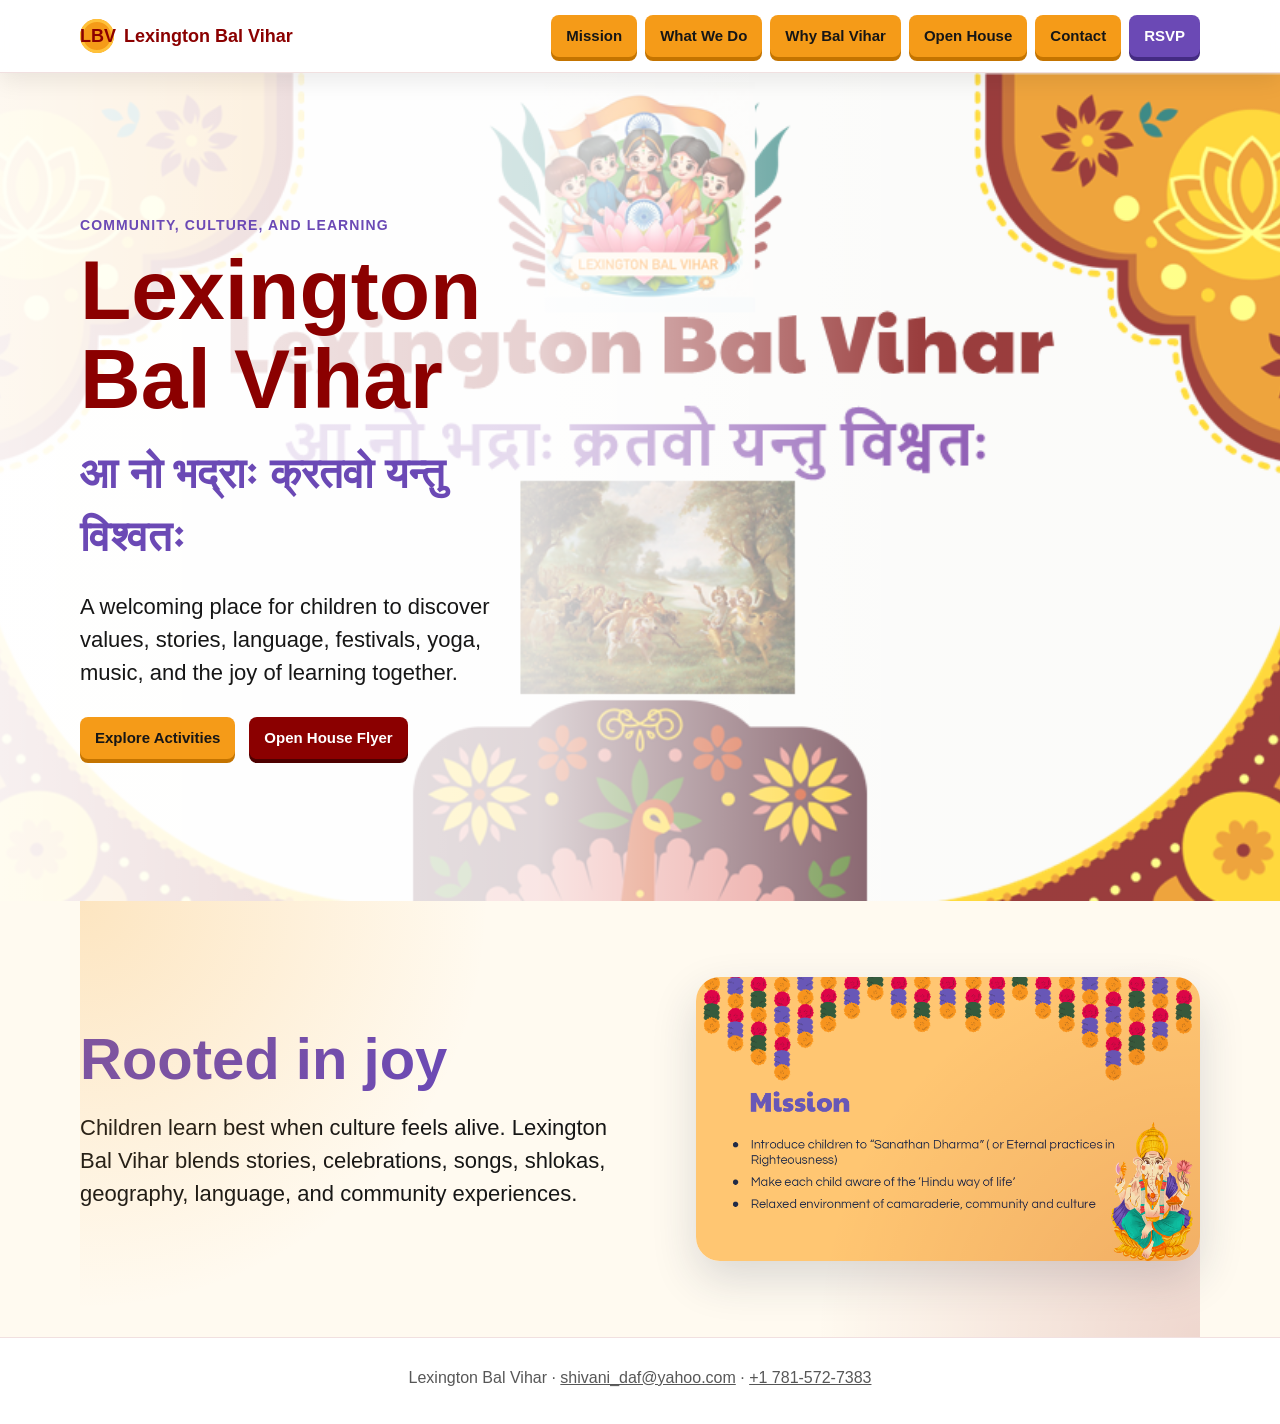
<file: index.html>
<!DOCTYPE html>
<html lang="en">
<head>
    <meta charset="UTF-8">
    <meta name="viewport" content="width=device-width, initial-scale=1.0">
    <meta name="description" content="Lexington Bal Vihar helps children learn Sanathan Dharma, culture, language, festivals, shlokas, yoga, music, and community values.">
    <meta property="og:title" content="Lexington Bal Vihar">
    <meta property="og:description" content="A welcoming cultural education community for children and families in Lexington, MA.">
    <meta property="og:image" content="assets/lexington-bal-vihar-open-house-2026.jpg">
    <title>Lexington Bal Vihar</title>
    <link rel="stylesheet" href="styles.css">
</head>
<body>
    <header class="site-header">
        <nav class="nav" aria-label="Main navigation">
            <a class="brand" href="index.html" aria-current="page">
                <span class="brand-mark" aria-hidden="true">LBV</span>
                <span>Lexington Bal Vihar</span>
            </a>
            <div class="nav-links">
                <a href="mission.html">Mission</a>
                <a href="whatwedo.html">What We Do</a>
                <a href="why.html">Why Bal Vihar</a>
                <a href="flyer.html">Open House</a>
                <a href="contact.html">Contact</a>
                <a class="register-link" href="flyer.html#rsvp">RSVP</a>
            </div>
        </nav>
    </header>

    <main>
        <section class="hero home-hero" aria-label="Lexington Bal Vihar welcome">
            <div class="hero-inner">
                <div>
                    <p class="eyebrow">Community, culture, and learning</p>
                    <h1>Lexington Bal Vihar</h1>
                    <p class="subtitle">आ नो भद्राः क्रतवो यन्तु विश्वतः</p>
                    <p class="lede">A welcoming place for children to discover values, stories, language, festivals, yoga, music, and the joy of learning together.</p>
                    <div class="hero-actions">
                        <a class="button" href="whatwedo.html">Explore Activities</a>
                        <a class="button secondary" href="flyer.html">Open House Flyer</a>
                    </div>
                </div>
            </div>
        </section>

        <section class="content-band warm-page">
            <div class="text-panel">
                <h2>Rooted in joy</h2>
                <p class="lede">Children learn best when culture feels alive. Lexington Bal Vihar blends stories, celebrations, songs, shlokas, geography, language, and community experiences.</p>
            </div>
            <div class="image-card">
                <img src="mission.PNG" alt="Mission artwork with festival decorations and Ganesha">
            </div>
        </section>
    </main>

    <footer class="site-footer">
        Lexington Bal Vihar · <a href="mailto:shivani_daf@yahoo.com?subject=Lexington%20Bal%20Vihar">shivani_daf@yahoo.com</a> · <a href="tel:+17815727383">+1 781-572-7383</a>
    </footer>
</body>
</html>
</file>
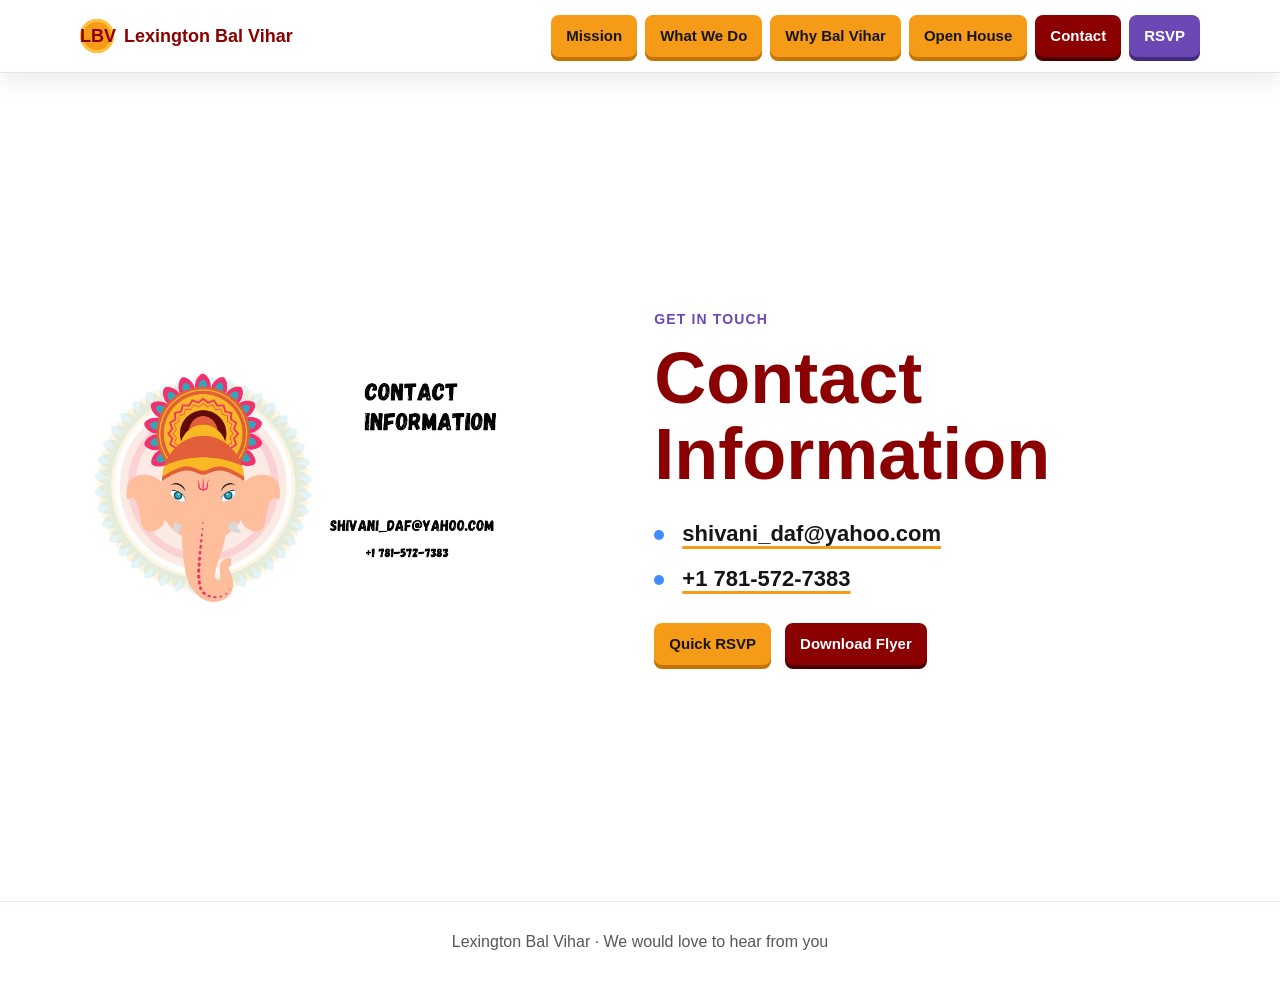
<file: contact.html>
<!DOCTYPE html>
<html lang="en">
<head>
    <meta charset="UTF-8">
    <meta name="viewport" content="width=device-width, initial-scale=1.0">
    <meta name="description" content="Contact Lexington Bal Vihar by email or phone for program information.">
    <title>Contact | Lexington Bal Vihar</title>
    <link rel="stylesheet" href="styles.css">
</head>
<body>
    <header class="site-header">
        <nav class="nav" aria-label="Main navigation">
            <a class="brand" href="index.html">
                <span class="brand-mark" aria-hidden="true">LBV</span>
                <span>Lexington Bal Vihar</span>
            </a>
            <div class="nav-links">
                <a href="mission.html">Mission</a>
                <a href="whatwedo.html">What We Do</a>
                <a href="why.html">Why Bal Vihar</a>
                <a href="flyer.html">Open House</a>
                <a href="contact.html" aria-current="page">Contact</a>
                <a class="register-link" href="flyer.html#rsvp">RSVP</a>
            </div>
        </nav>
    </header>

    <main>
        <section class="page-hero contact-hero">
            <div class="page-inner">
                <div class="image-card">
                    <img src="contact.png" alt="Ganesha artwork for Lexington Bal Vihar contact information">
                </div>
                <div class="page-copy">
                    <p class="eyebrow">Get in touch</p>
                    <h1 class="page-title">Contact Information</h1>
                    <ul class="contact-list">
                        <li><a href="mailto:shivani_daf@yahoo.com?subject=Lexington%20Bal%20Vihar%20Inquiry">shivani_daf@yahoo.com</a></li>
                        <li><a href="tel:+17815727383">+1 781-572-7383</a></li>
                    </ul>
                    <div class="hero-actions contact-actions">
                        <a class="button" href="flyer.html#rsvp">Quick RSVP</a>
                        <a class="button secondary" href="assets/lexington-bal-vihar-open-house-2026.pdf" download>Download Flyer</a>
                    </div>
                </div>
            </div>
        </section>
    </main>

    <footer class="site-footer">
        Lexington Bal Vihar · We would love to hear from you
    </footer>
</body>
</html>
</file>
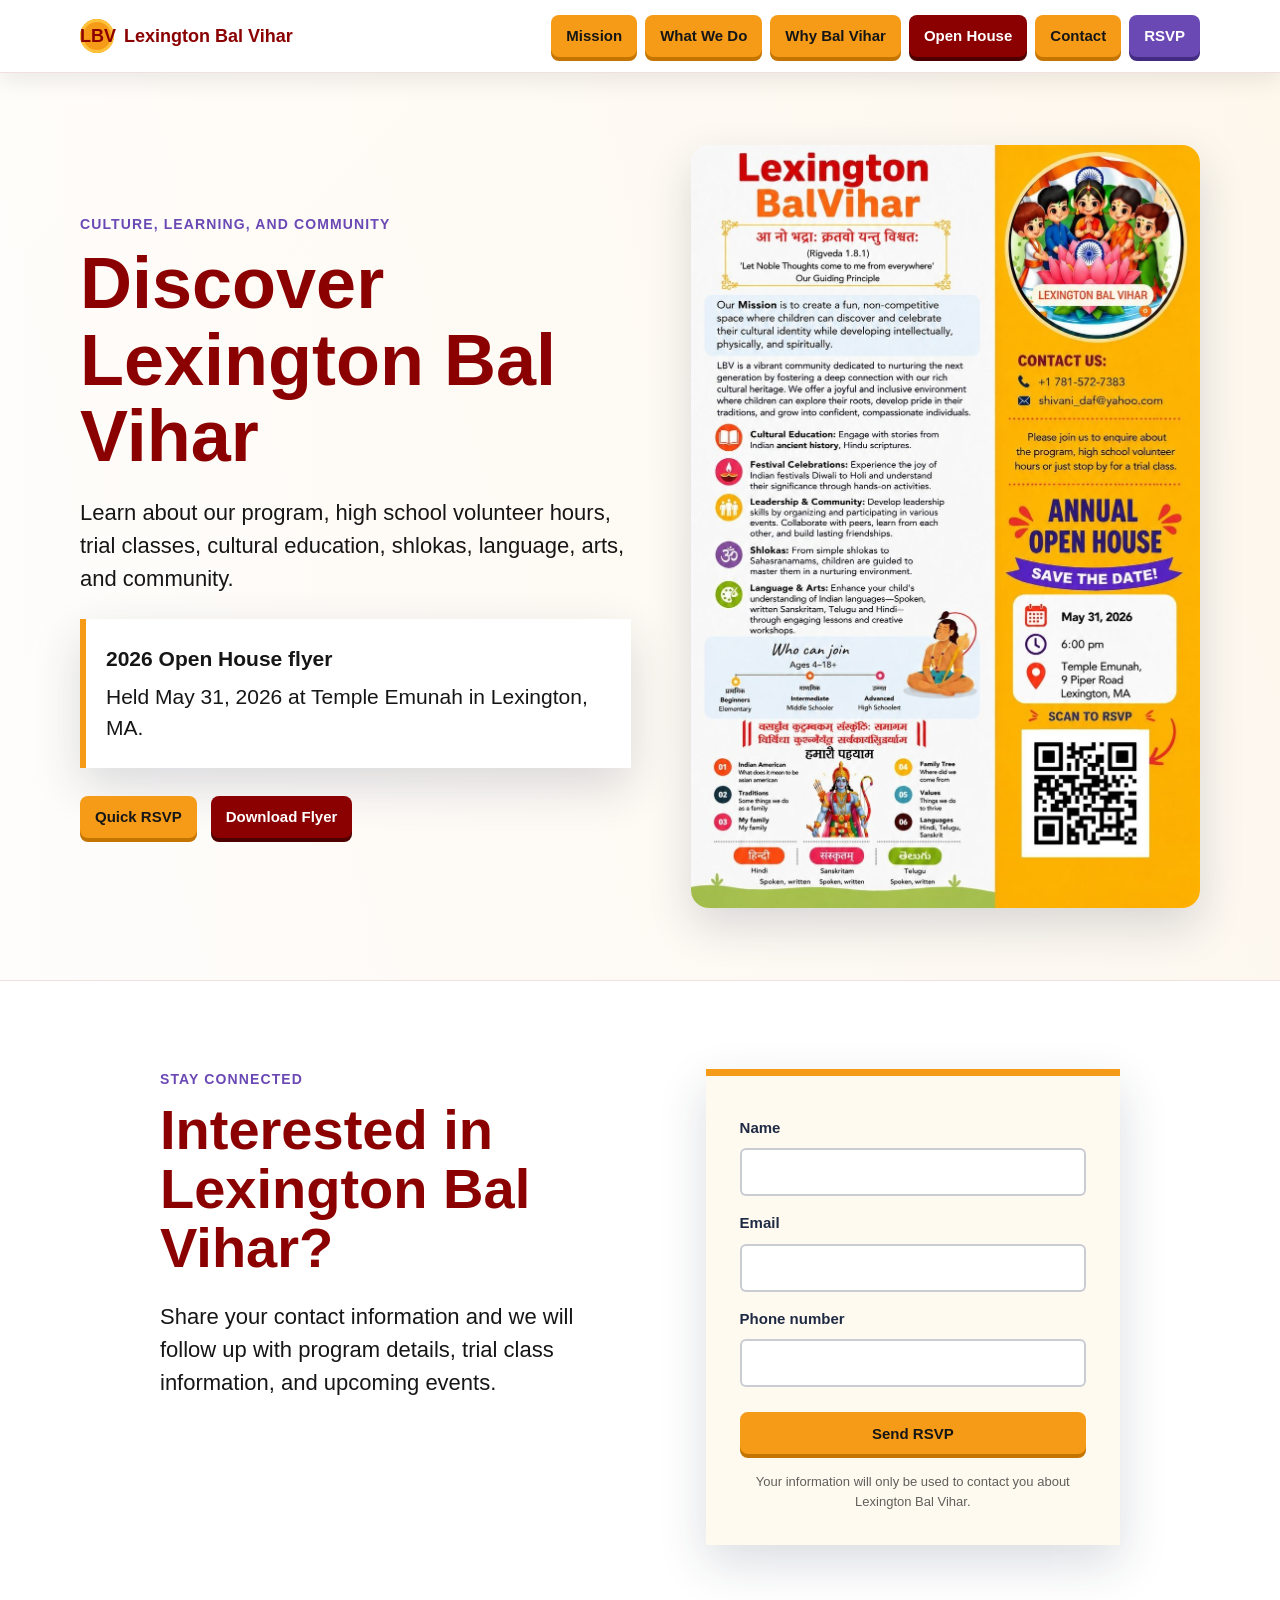
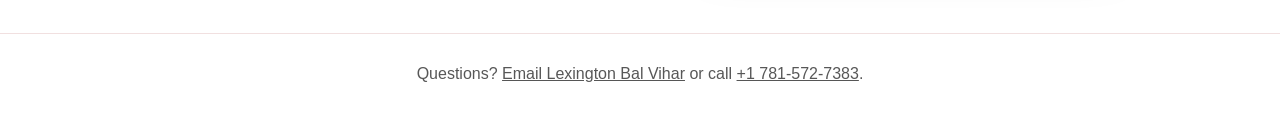
<file: flyer.html>
<!DOCTYPE html>
<html lang="en">
<head>
    <meta charset="UTF-8">
    <meta name="viewport" content="width=device-width, initial-scale=1.0">
    <meta name="description" content="Learn about Lexington Bal Vihar cultural education programs and send a quick interest form with your name, email, and phone number.">
    <meta property="og:title" content="Discover Lexington Bal Vihar">
    <meta property="og:description" content="Explore Lexington Bal Vihar programs and share your contact information to learn about upcoming classes and events.">
    <meta property="og:image" content="assets/lexington-bal-vihar-open-house-2026.jpg">
    <meta property="og:type" content="website">
    <title>Open House Flyer | Lexington Bal Vihar</title>
    <link rel="stylesheet" href="styles.css">
    <script type="application/ld+json">
    {
        "@context": "https://schema.org",
        "@type": "Event",
        "name": "Lexington Bal Vihar Annual Open House 2026",
        "startDate": "2026-05-31T18:00:00-04:00",
        "eventAttendanceMode": "https://schema.org/OfflineEventAttendanceMode",
        "eventStatus": "https://schema.org/EventCompleted",
        "location": {
            "@type": "Place",
            "name": "Temple Emunah",
            "address": {
                "@type": "PostalAddress",
                "streetAddress": "9 Piper Road",
                "addressLocality": "Lexington",
                "addressRegion": "MA",
                "addressCountry": "US"
            }
        },
        "image": "assets/lexington-bal-vihar-open-house-2026.jpg",
        "description": "A Lexington Bal Vihar open house for families interested in cultural education, festival celebrations, shlokas, language, arts, leadership, and community.",
        "organizer": {
            "@type": "Organization",
            "name": "Lexington Bal Vihar",
            "email": "shivani_daf@yahoo.com",
            "telephone": "+17815727383"
        },
        "url": "https://www.lexingtonbalvihar.com/flyer.html#rsvp"
    }
    </script>
</head>
<body>
    <header class="site-header">
        <nav class="nav" aria-label="Main navigation">
            <a class="brand" href="index.html">
                <span class="brand-mark" aria-hidden="true">LBV</span>
                <span>Lexington Bal Vihar</span>
            </a>
            <div class="nav-links">
                <a href="mission.html">Mission</a>
                <a href="whatwedo.html">What We Do</a>
                <a href="why.html">Why Bal Vihar</a>
                <a href="flyer.html" aria-current="page">Open House</a>
                <a href="contact.html">Contact</a>
                <a class="register-link" href="#rsvp">RSVP</a>
            </div>
        </nav>
    </header>

    <main>
        <section class="flyer-hero">
            <div class="flyer-inner">
                <div class="flyer-copy">
                    <p class="eyebrow">Culture, learning, and community</p>
                    <h1 class="page-title">Discover Lexington Bal Vihar</h1>
                    <p class="lede">Learn about our program, high school volunteer hours, trial classes, cultural education, shlokas, language, arts, and community.</p>
                    <div class="event-details" aria-label="2026 Open House flyer details">
                        <p><strong>2026 Open House flyer</strong></p>
                        <p>Held May 31, 2026 at Temple Emunah in Lexington, MA.</p>
                    </div>
                    <div class="hero-actions">
                        <a class="button" href="#rsvp">Quick RSVP</a>
                        <a class="button secondary" href="assets/lexington-bal-vihar-open-house-2026.pdf" download>Download Flyer</a>
                    </div>
                </div>
                <a class="flyer-preview" href="assets/lexington-bal-vihar-open-house-2026.pdf" aria-label="Open the Lexington Bal Vihar 2026 flyer PDF">
                    <img src="assets/lexington-bal-vihar-open-house-2026.jpg" alt="Lexington Bal Vihar 2026 Annual Open House flyer with RSVP QR code">
                </a>
            </div>
        </section>

        <section class="rsvp-section" id="rsvp">
            <div class="rsvp-inner">
                <div class="rsvp-heading">
                    <p class="eyebrow">Stay connected</p>
                    <h2>Interested in Lexington Bal Vihar?</h2>
                    <p class="lede">Share your contact information and we will follow up with program details, trial class information, and upcoming events.</p>
                </div>
                <form class="rsvp-form" action="https://formsubmit.co/shivani_daf@yahoo.com" method="POST">
                    <input type="hidden" name="_subject" value="New Lexington Bal Vihar RSVP">
                    <input type="hidden" name="_template" value="table">
                    <input type="hidden" name="_next" value="https://www.lexingtonbalvihar.com/thank-you.html">
                    <input class="form-honeypot" type="text" name="_honey" tabindex="-1" autocomplete="off">

                    <label for="rsvp-name">Name</label>
                    <input id="rsvp-name" name="name" type="text" autocomplete="name" required>

                    <label for="rsvp-email">Email</label>
                    <input id="rsvp-email" name="email" type="email" autocomplete="email" required>

                    <label for="rsvp-phone">Phone number</label>
                    <input id="rsvp-phone" name="phone" type="tel" autocomplete="tel" inputmode="tel" required>

                    <button class="button form-submit" type="submit">Send RSVP</button>
                    <p class="form-note">Your information will only be used to contact you about Lexington Bal Vihar.</p>
                </form>
            </div>
        </section>
    </main>

    <footer class="site-footer">
        Questions? <a href="mailto:shivani_daf@yahoo.com?subject=Lexington%20Bal%20Vihar%20Open%20House">Email Lexington Bal Vihar</a> or call <a href="tel:+17815727383">+1 781-572-7383</a>.
    </footer>
</body>
</html>
</file>
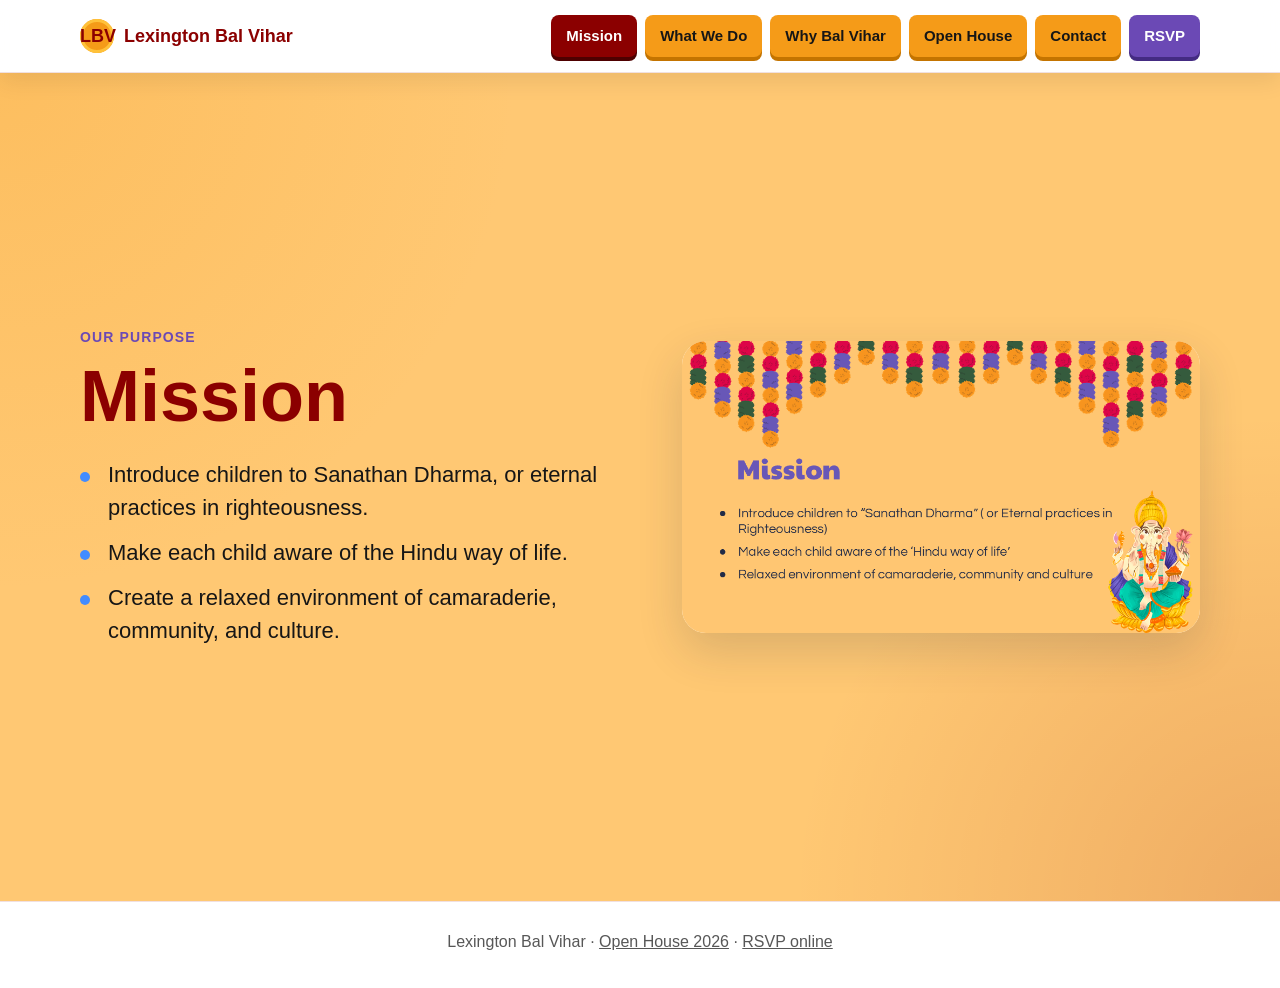
<file: mission.html>
<!DOCTYPE html>
<html lang="en">
<head>
    <meta charset="UTF-8">
    <meta name="viewport" content="width=device-width, initial-scale=1.0">
    <meta name="description" content="The mission of Lexington Bal Vihar is to introduce children to Sanathan Dharma, community, culture, and the Hindu way of life.">
    <title>Mission | Lexington Bal Vihar</title>
    <link rel="stylesheet" href="styles.css">
</head>
<body>
    <header class="site-header">
        <nav class="nav" aria-label="Main navigation">
            <a class="brand" href="index.html">
                <span class="brand-mark" aria-hidden="true">LBV</span>
                <span>Lexington Bal Vihar</span>
            </a>
            <div class="nav-links">
                <a href="mission.html" aria-current="page">Mission</a>
                <a href="whatwedo.html">What We Do</a>
                <a href="why.html">Why Bal Vihar</a>
                <a href="flyer.html">Open House</a>
                <a href="contact.html">Contact</a>
                <a class="register-link" href="flyer.html#rsvp">RSVP</a>
            </div>
        </nav>
    </header>

    <main>
        <section class="page-hero warm-page">
            <div class="page-inner">
                <div class="page-copy">
                    <p class="eyebrow">Our purpose</p>
                    <h1 class="page-title">Mission</h1>
                    <ul class="feature-list">
                        <li>Introduce children to Sanathan Dharma, or eternal practices in righteousness.</li>
                        <li>Make each child aware of the Hindu way of life.</li>
                        <li>Create a relaxed environment of camaraderie, community, and culture.</li>
                    </ul>
                </div>
                <div class="image-card">
                    <img src="mission.PNG" alt="Mission artwork with festival decorations and Ganesha">
                </div>
            </div>
        </section>
    </main>

    <footer class="site-footer">
        Lexington Bal Vihar · <a href="flyer.html">Open House 2026</a> · <a href="flyer.html#rsvp">RSVP online</a>
    </footer>
</body>
</html>
</file>
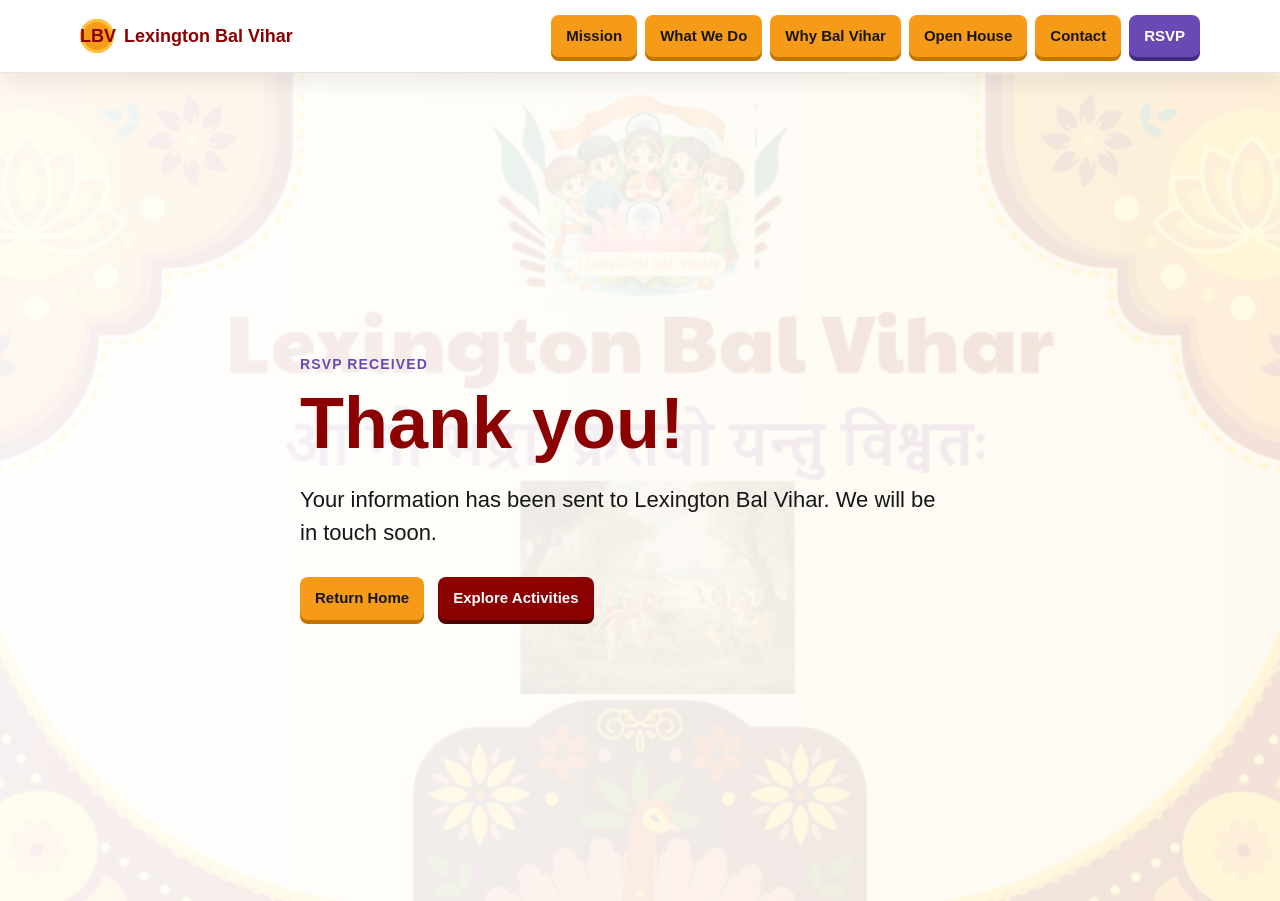
<file: thank-you.html>
<!DOCTYPE html>
<html lang="en">
<head>
    <meta charset="UTF-8">
    <meta name="viewport" content="width=device-width, initial-scale=1.0">
    <meta name="robots" content="noindex">
    <title>Thank You | Lexington Bal Vihar</title>
    <link rel="stylesheet" href="styles.css">
</head>
<body>
    <header class="site-header">
        <nav class="nav" aria-label="Main navigation">
            <a class="brand" href="index.html">
                <span class="brand-mark" aria-hidden="true">LBV</span>
                <span>Lexington Bal Vihar</span>
            </a>
            <div class="nav-links">
                <a href="mission.html">Mission</a>
                <a href="whatwedo.html">What We Do</a>
                <a href="why.html">Why Bal Vihar</a>
                <a href="flyer.html">Open House</a>
                <a href="contact.html">Contact</a>
                <a class="register-link" href="flyer.html#rsvp">RSVP</a>
            </div>
        </nav>
    </header>

    <main>
        <section class="thank-you-section">
            <div class="thank-you-inner">
                <p class="eyebrow">RSVP received</p>
                <h1 class="page-title">Thank you!</h1>
                <p class="lede">Your information has been sent to Lexington Bal Vihar. We will be in touch soon.</p>
                <div class="hero-actions">
                    <a class="button" href="index.html">Return Home</a>
                    <a class="button secondary" href="whatwedo.html">Explore Activities</a>
                </div>
            </div>
        </section>
    </main>
</body>
</html>
</file>
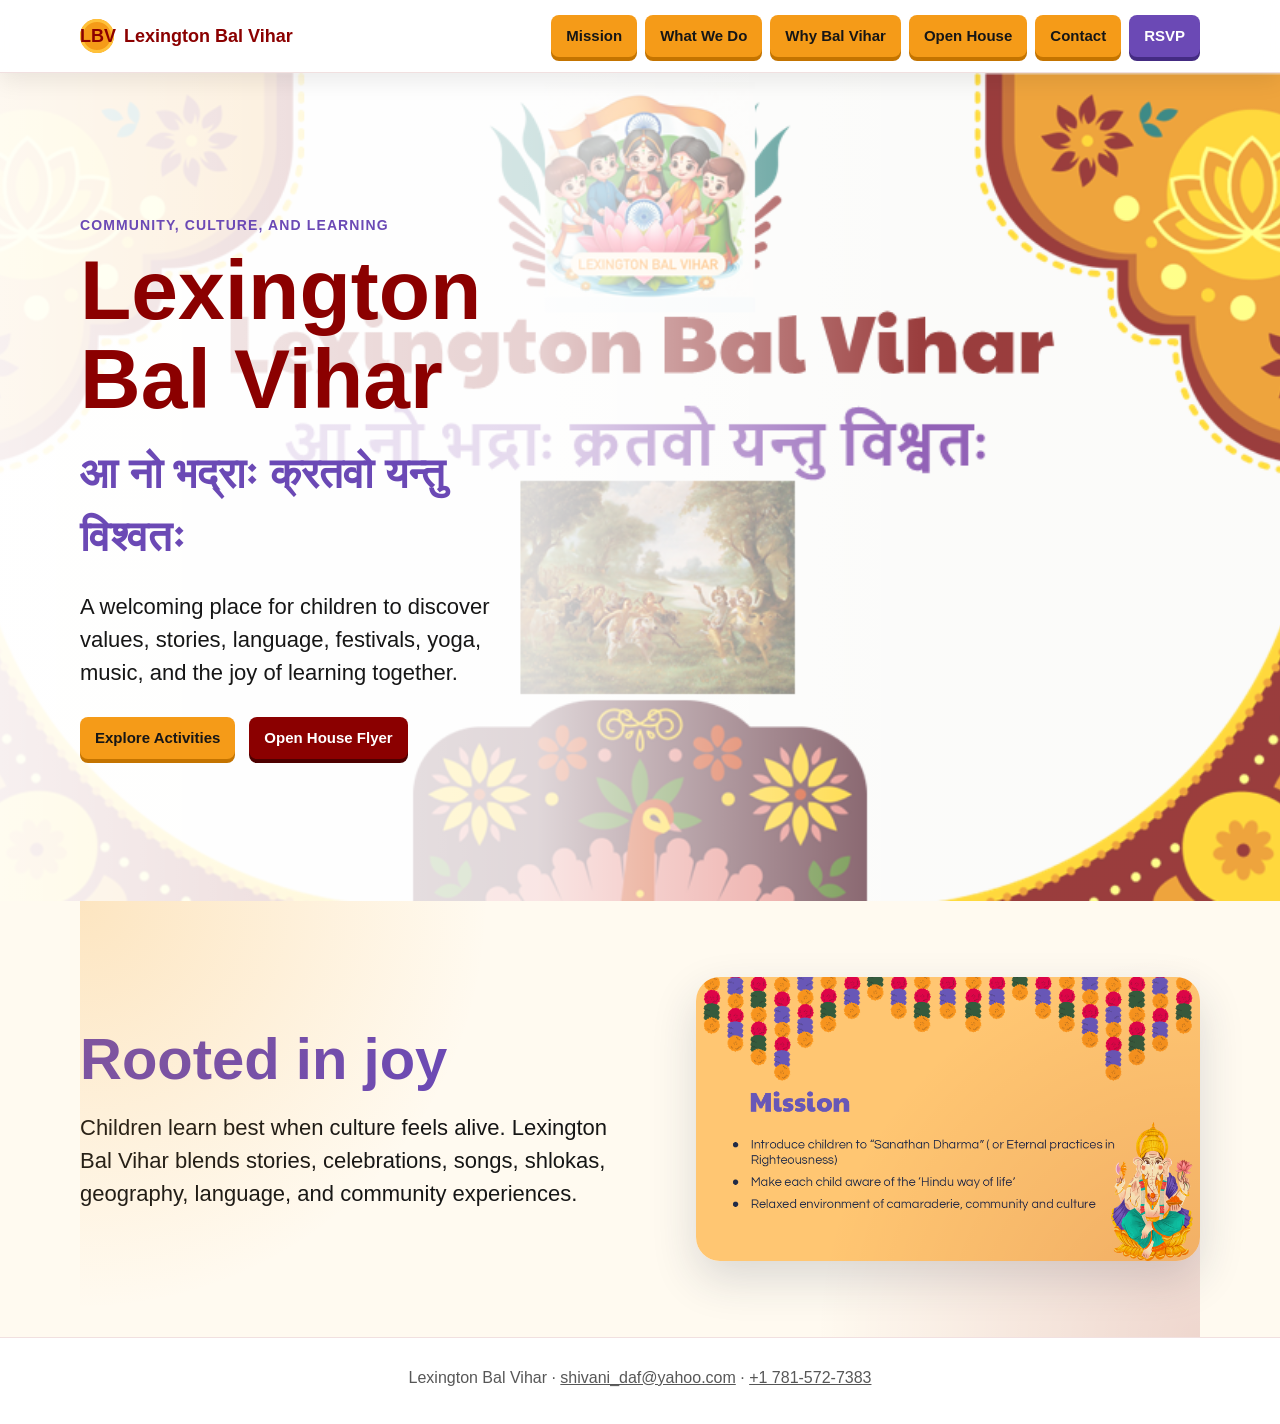
<file: try.html>
<!DOCTYPE html>
<html lang="en">
<head>
    <meta charset="UTF-8">
    <meta name="viewport" content="width=device-width, initial-scale=1.0">
    <meta http-equiv="refresh" content="0; url=index.html">
    <title>Lexington Bal Vihar</title>
    <link rel="canonical" href="index.html">
</head>
<body>
    <p><a href="index.html">Continue to Lexington Bal Vihar</a></p>
</body>
</html>
</file>
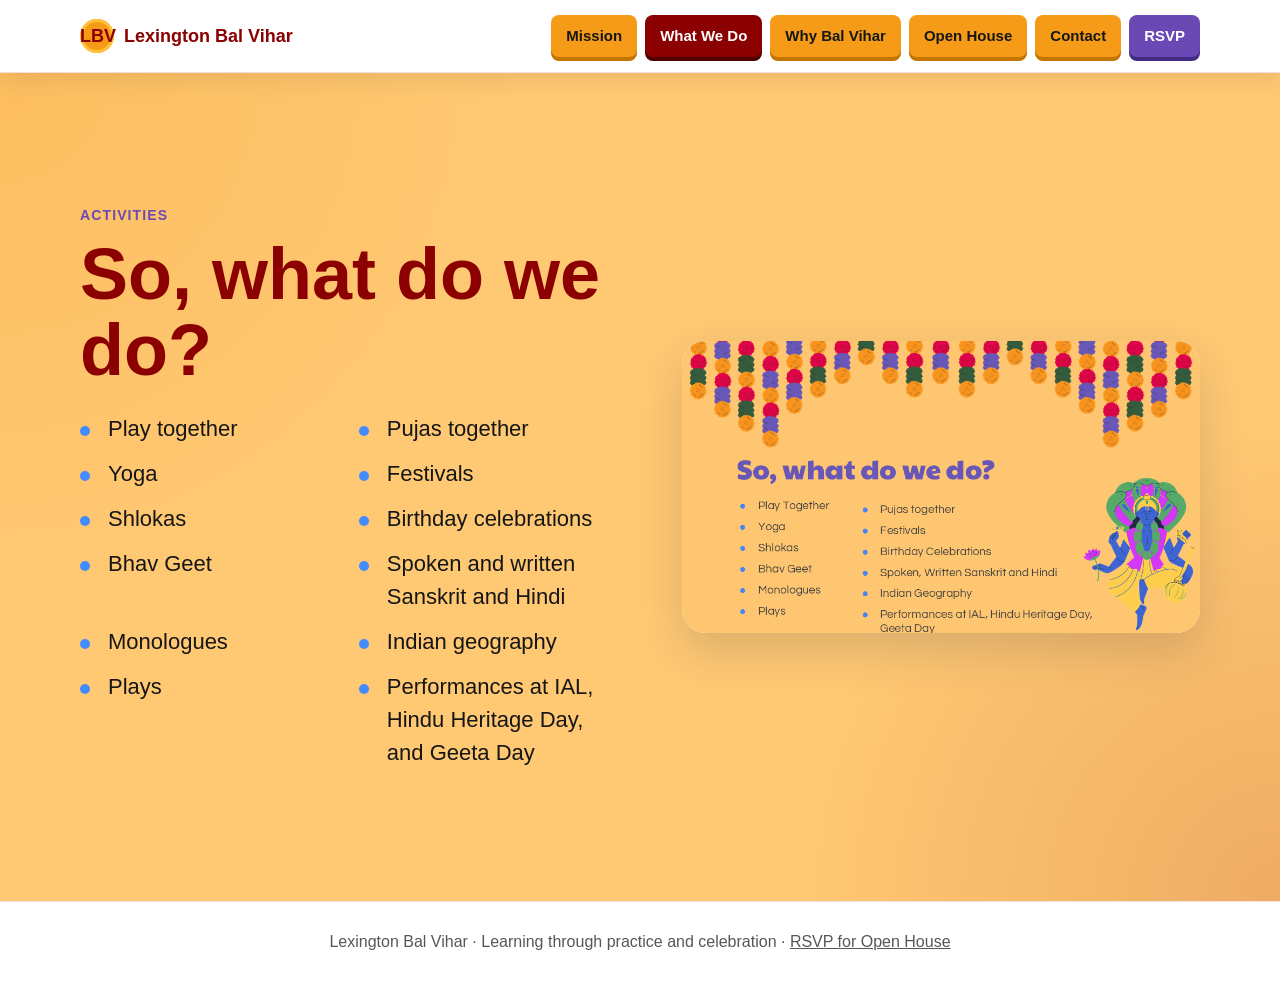
<file: whatwedo.html>
<!DOCTYPE html>
<html lang="en">
<head>
    <meta charset="UTF-8">
    <meta name="viewport" content="width=device-width, initial-scale=1.0">
    <meta name="description" content="Lexington Bal Vihar activities include yoga, shlokas, bhajans, Sanskrit, Hindi, festivals, plays, geography, and cultural performances.">
    <title>What We Do | Lexington Bal Vihar</title>
    <link rel="stylesheet" href="styles.css">
</head>
<body>
    <header class="site-header">
        <nav class="nav" aria-label="Main navigation">
            <a class="brand" href="index.html">
                <span class="brand-mark" aria-hidden="true">LBV</span>
                <span>Lexington Bal Vihar</span>
            </a>
            <div class="nav-links">
                <a href="mission.html">Mission</a>
                <a href="whatwedo.html" aria-current="page">What We Do</a>
                <a href="why.html">Why Bal Vihar</a>
                <a href="flyer.html">Open House</a>
                <a href="contact.html">Contact</a>
                <a class="register-link" href="flyer.html#rsvp">RSVP</a>
            </div>
        </nav>
    </header>

    <main>
        <section class="page-hero warm-page">
            <div class="page-inner">
                <div class="page-copy">
                    <p class="eyebrow">Activities</p>
                    <h1 class="page-title">So, what do we do?</h1>
                    <ul class="feature-list two-col">
                        <li>Play together</li>
                        <li>Pujas together</li>
                        <li>Yoga</li>
                        <li>Festivals</li>
                        <li>Shlokas</li>
                        <li>Birthday celebrations</li>
                        <li>Bhav Geet</li>
                        <li>Spoken and written Sanskrit and Hindi</li>
                        <li>Monologues</li>
                        <li>Indian geography</li>
                        <li>Plays</li>
                        <li>Performances at IAL, Hindu Heritage Day, and Geeta Day</li>
                    </ul>
                </div>
                <div class="image-card">
                    <img src="whatwedo.PNG" alt="What We Do artwork with activity list and Vishnu illustration">
                </div>
            </div>
        </section>
    </main>

    <footer class="site-footer">
        Lexington Bal Vihar · Learning through practice and celebration · <a href="flyer.html#rsvp">RSVP for Open House</a>
    </footer>
</body>
</html>
</file>
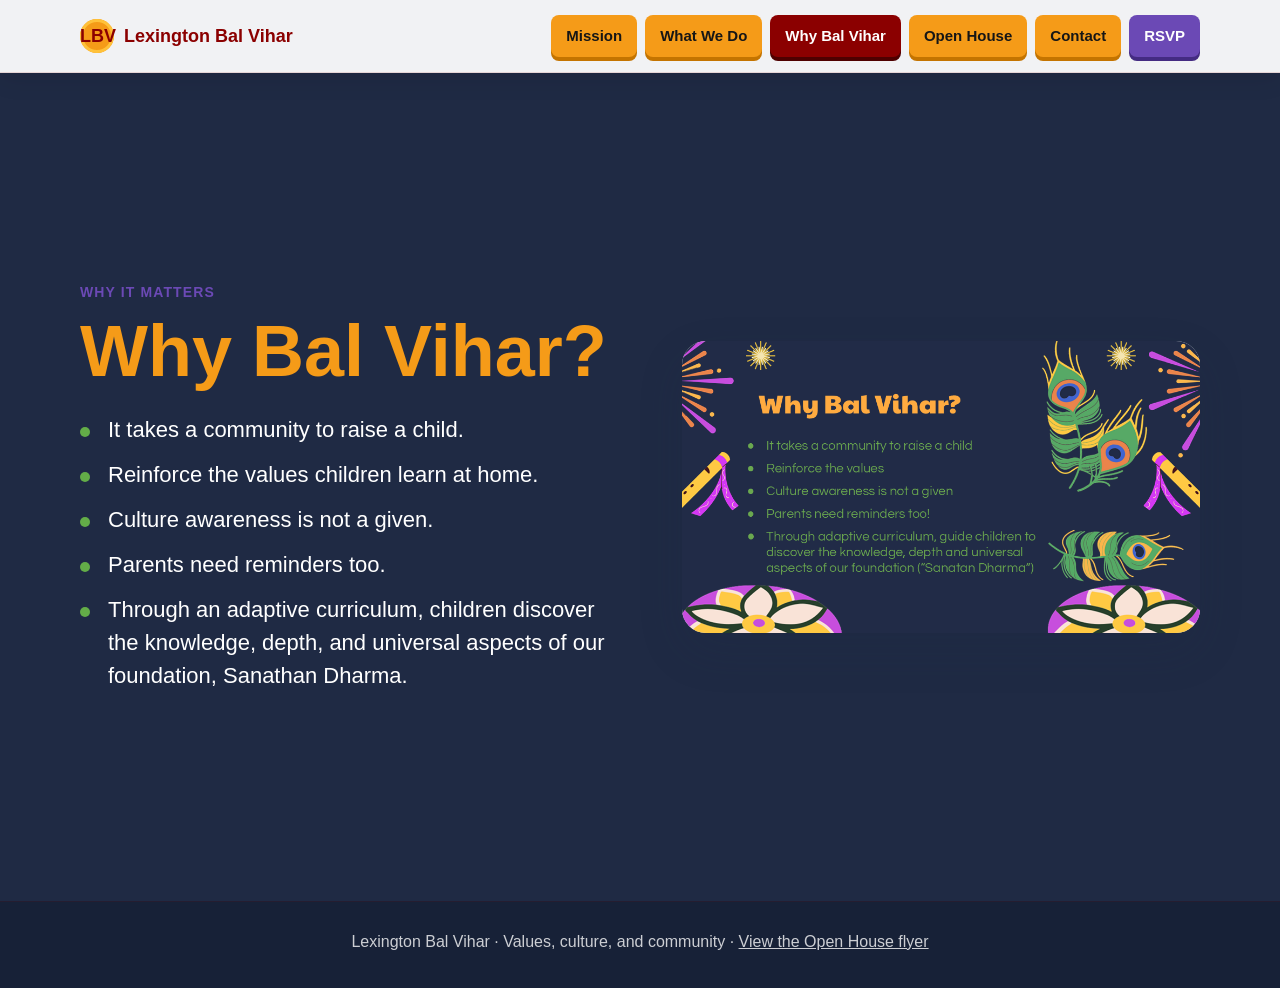
<file: why.html>
<!DOCTYPE html>
<html lang="en">
<head>
    <meta charset="UTF-8">
    <meta name="viewport" content="width=device-width, initial-scale=1.0">
    <meta name="description" content="Lexington Bal Vihar supports families with community, values, culture awareness, and an adaptive curriculum for children.">
    <title>Why Bal Vihar | Lexington Bal Vihar</title>
    <link rel="stylesheet" href="styles.css">
</head>
<body class="theme-dark">
    <header class="site-header">
        <nav class="nav" aria-label="Main navigation">
            <a class="brand" href="index.html">
                <span class="brand-mark" aria-hidden="true">LBV</span>
                <span>Lexington Bal Vihar</span>
            </a>
            <div class="nav-links">
                <a href="mission.html">Mission</a>
                <a href="whatwedo.html">What We Do</a>
                <a href="why.html" aria-current="page">Why Bal Vihar</a>
                <a href="flyer.html">Open House</a>
                <a href="contact.html">Contact</a>
                <a class="register-link" href="flyer.html#rsvp">RSVP</a>
            </div>
        </nav>
    </header>

    <main>
        <section class="page-hero dark">
            <div class="page-inner">
                <div class="page-copy">
                    <p class="eyebrow">Why it matters</p>
                    <h1 class="page-title dark-title">Why Bal Vihar?</h1>
                    <ul class="feature-list">
                        <li>It takes a community to raise a child.</li>
                        <li>Reinforce the values children learn at home.</li>
                        <li>Culture awareness is not a given.</li>
                        <li>Parents need reminders too.</li>
                        <li>Through an adaptive curriculum, children discover the knowledge, depth, and universal aspects of our foundation, Sanathan Dharma.</li>
                    </ul>
                </div>
                <div class="image-card">
                    <img src="Why.PNG" alt="Why Bal Vihar artwork with peacock feathers and festival decorations">
                </div>
            </div>
        </section>
    </main>

    <footer class="site-footer">
        Lexington Bal Vihar · Values, culture, and community · <a href="flyer.html">View the Open House flyer</a>
    </footer>
</body>
</html>
</file>
<file: styles.css>
:root {
    --maroon: #8b0000;
    --orange: #f59b18;
    --gold: #ffc23a;
    --purple: #6b49b5;
    --navy: #1f2a44;
    --green: #63ad48;
    --ink: #161616;
    --paper: #fffaf0;
    --white: #ffffff;
    --shadow: 0 18px 45px rgba(31, 42, 68, 0.16);
}

* {
    box-sizing: border-box;
}

html {
    scroll-behavior: smooth;
}

body {
    margin: 0;
    color: var(--ink);
    background: var(--paper);
    font-family: Arial, Helvetica, sans-serif;
    line-height: 1.5;
}

body.theme-dark {
    background: var(--navy);
    color: var(--white);
}

img {
    display: block;
    max-width: 100%;
}

a {
    color: inherit;
}

.site-header {
    position: sticky;
    top: 0;
    z-index: 10;
    background: rgba(255, 255, 255, 0.94);
    border-bottom: 1px solid rgba(139, 0, 0, 0.12);
    box-shadow: 0 8px 22px rgba(0, 0, 0, 0.08);
    backdrop-filter: blur(14px);
}

.nav {
    width: min(1120px, calc(100% - 32px));
    margin: 0 auto;
    min-height: 72px;
    display: flex;
    align-items: center;
    justify-content: space-between;
    gap: 24px;
}

.brand {
    display: inline-flex;
    align-items: center;
    gap: 10px;
    color: var(--maroon);
    font-size: 18px;
    font-weight: 800;
    text-decoration: none;
    white-space: nowrap;
}

.brand-mark {
    width: 34px;
    height: 34px;
    display: grid;
    place-items: center;
    border-radius: 50%;
    background: var(--orange);
    color: var(--maroon);
    box-shadow: inset 0 0 0 3px var(--gold);
}

.nav-links {
    display: flex;
    align-items: center;
    justify-content: flex-end;
    flex-wrap: wrap;
    gap: 8px;
}

.nav-links a,
.button {
    min-height: 42px;
    display: inline-flex;
    align-items: center;
    justify-content: center;
    padding: 10px 15px;
    border-radius: 8px;
    color: var(--ink);
    background: var(--orange);
    font-size: 15px;
    font-weight: 800;
    text-decoration: none;
    box-shadow: 0 4px 0 #c47400;
    transition: transform 160ms ease, box-shadow 160ms ease, background 160ms ease;
}

.nav-links a:hover,
.nav-links a:focus-visible,
.button:hover,
.button:focus-visible {
    background: var(--gold);
    transform: translateY(-1px);
    box-shadow: 0 5px 0 #c47400;
    outline: none;
}

.nav-links a[aria-current="page"] {
    color: var(--white);
    background: var(--maroon);
    box-shadow: 0 4px 0 #4e0000;
}

.nav-links .register-link {
    color: var(--white);
    background: var(--purple);
    box-shadow: 0 4px 0 #442b82;
}

.hero,
.page-hero {
    position: relative;
    overflow: hidden;
}

.hero {
    min-height: calc(100svh - 72px);
    display: grid;
    align-items: center;
    background: var(--white);
}

.home-hero {
    min-height: calc(100svh - 72px);
    background:
        linear-gradient(90deg, rgba(255, 255, 255, 0.94) 0%, rgba(255, 255, 255, 0.82) 42%, rgba(255, 255, 255, 0.24) 72%),
        url("Index.PNG") center / cover no-repeat;
}

.hero:not(.home-hero)::before,
.warm-page::before {
    content: "";
    position: absolute;
    inset: 0;
    pointer-events: none;
    background:
        radial-gradient(circle at top left, rgba(245, 155, 24, 0.22), transparent 34%),
        radial-gradient(circle at bottom right, rgba(139, 0, 0, 0.14), transparent 32%);
}

.hero-inner,
.page-inner,
.content-band {
    position: relative;
    width: min(1120px, calc(100% - 32px));
    margin: 0 auto;
}

.hero-inner {
    display: grid;
    grid-template-columns: minmax(0, 0.78fr) minmax(260px, 1fr);
    gap: clamp(24px, 5vw, 64px);
    align-items: center;
    padding: clamp(36px, 6vw, 72px) 0;
}

.home-hero .hero-inner {
    min-height: calc(100svh - 72px);
}

.eyebrow {
    margin: 0 0 10px;
    color: var(--purple);
    font-size: 14px;
    font-weight: 900;
    letter-spacing: 0.08em;
    text-transform: uppercase;
}

h1,
h2 {
    margin: 0;
    line-height: 1.06;
    letter-spacing: 0;
}

h1 {
    color: var(--maroon);
    font-size: clamp(44px, 8vw, 84px);
}

.page-title {
    font-size: clamp(42px, 7vw, 72px);
}

.dark-title {
    color: var(--orange);
}

.subtitle {
    margin: 18px 0 0;
    color: var(--purple);
    font-size: clamp(24px, 4vw, 42px);
    font-weight: 800;
}

.lede {
    max-width: 650px;
    margin: 22px 0 0;
    font-size: clamp(18px, 2.2vw, 22px);
}

.hero-actions {
    display: flex;
    flex-wrap: wrap;
    gap: 14px;
    margin-top: 28px;
}

.button.secondary {
    color: var(--white);
    background: var(--maroon);
    box-shadow: 0 4px 0 #4e0000;
}

.art-frame {
    position: relative;
    border: 10px solid var(--gold);
    border-radius: 28px;
    overflow: hidden;
    background: var(--white);
    box-shadow: var(--shadow);
}

.art-frame img {
    width: 100%;
    height: 100%;
    object-fit: contain;
}

.hero .art-frame {
    aspect-ratio: 16 / 9;
}

.content-band {
    display: grid;
    grid-template-columns: minmax(0, 1fr) minmax(300px, 0.9fr);
    gap: clamp(24px, 5vw, 56px);
    align-items: center;
    padding: clamp(42px, 6vw, 76px) 0;
}

.content-band.reverse {
    grid-template-columns: minmax(300px, 0.9fr) minmax(0, 1fr);
}

.content-band.reverse .text-panel {
    order: 2;
}

.text-panel h2 {
    color: var(--purple);
    font-size: clamp(34px, 5vw, 58px);
}

.theme-dark .text-panel h2 {
    color: var(--orange);
}

.feature-list,
.contact-list {
    margin: 24px 0 0;
    padding: 0;
    list-style: none;
    display: grid;
    gap: 12px;
}

.feature-list.two-col {
    grid-template-columns: repeat(2, minmax(0, 1fr));
}

.feature-list li,
.contact-list li {
    position: relative;
    padding-left: 28px;
    font-size: clamp(18px, 2vw, 22px);
}

.feature-list li::before,
.contact-list li::before {
    content: "";
    position: absolute;
    left: 0;
    top: 0.62em;
    width: 10px;
    height: 10px;
    border-radius: 50%;
    background: #438cff;
}

.theme-dark .feature-list li::before {
    background: var(--green);
}

.contact-list a {
    font-weight: 900;
    text-decoration-color: var(--orange);
    text-decoration-thickness: 3px;
    text-underline-offset: 5px;
}

.contact-actions {
    margin-top: 28px;
}

.page-hero {
    background: #ffc873;
}

.page-hero.dark {
    background: var(--navy);
}

.page-inner {
    min-height: calc(100svh - 72px);
    display: grid;
    grid-template-columns: minmax(0, 1fr) minmax(310px, 0.95fr);
    gap: clamp(24px, 5vw, 56px);
    align-items: center;
    padding: clamp(36px, 6vw, 72px) 0;
}

.page-inner.single {
    grid-template-columns: minmax(0, 1fr);
}

.page-copy {
    position: relative;
    z-index: 1;
}

.page-copy p {
    max-width: 680px;
}

.image-card {
    border-radius: 24px;
    overflow: hidden;
    background: rgba(255, 255, 255, 0.88);
    box-shadow: var(--shadow);
}

.image-card img {
    width: 100%;
    object-fit: contain;
}

.contact-hero {
    background: var(--white);
}

.contact-hero .page-inner {
    grid-template-columns: minmax(300px, 0.95fr) minmax(0, 1fr);
}

.contact-hero .image-card {
    box-shadow: none;
}

.flyer-hero {
    min-height: calc(100svh - 72px);
    background:
        linear-gradient(90deg, rgba(255, 255, 255, 0.94), rgba(255, 250, 240, 0.9)),
        linear-gradient(135deg, rgba(245, 155, 24, 0.34), rgba(107, 73, 181, 0.16));
}

.flyer-inner {
    width: min(1120px, calc(100% - 32px));
    margin: 0 auto;
    display: grid;
    grid-template-columns: minmax(0, 0.78fr) minmax(280px, 0.72fr);
    gap: clamp(24px, 5vw, 60px);
    align-items: center;
    padding: clamp(36px, 6vw, 72px) 0;
}

.flyer-copy {
    min-width: 0;
}

.event-details {
    margin-top: 24px;
    padding: 18px 20px;
    border-left: 6px solid var(--orange);
    background: var(--white);
    box-shadow: var(--shadow);
}

.event-details p {
    margin: 6px 0;
    font-size: clamp(17px, 2vw, 21px);
}

.flyer-preview {
    display: block;
    border-radius: 18px;
    overflow: hidden;
    background: var(--white);
    box-shadow: var(--shadow);
    transition: transform 160ms ease, box-shadow 160ms ease;
}

.flyer-preview:hover,
.flyer-preview:focus-visible {
    transform: translateY(-3px);
    box-shadow: 0 22px 56px rgba(31, 42, 68, 0.22);
    outline: 4px solid rgba(245, 155, 24, 0.34);
}

.flyer-preview img {
    width: 100%;
}

.rsvp-section {
    scroll-margin-top: 88px;
    background: var(--white);
    border-top: 1px solid rgba(139, 0, 0, 0.12);
}

.rsvp-inner {
    width: min(960px, calc(100% - 32px));
    margin: 0 auto;
    display: grid;
    grid-template-columns: minmax(0, 0.8fr) minmax(320px, 0.7fr);
    gap: clamp(28px, 6vw, 72px);
    align-items: start;
    padding: clamp(48px, 7vw, 88px) 0;
}

.rsvp-heading h2 {
    color: var(--maroon);
    font-size: clamp(34px, 5vw, 56px);
}

.rsvp-form {
    display: grid;
    gap: 9px;
    padding: clamp(22px, 4vw, 34px);
    border-top: 7px solid var(--orange);
    background: var(--paper);
    box-shadow: var(--shadow);
}

.rsvp-form label {
    margin-top: 7px;
    color: var(--navy);
    font-size: 15px;
    font-weight: 900;
}

.rsvp-form input {
    width: 100%;
    min-height: 48px;
    padding: 10px 12px;
    border: 2px solid rgba(31, 42, 68, 0.24);
    border-radius: 6px;
    color: var(--ink);
    background: var(--white);
    font: inherit;
}

.rsvp-form input:focus {
    border-color: var(--purple);
    outline: 3px solid rgba(107, 73, 181, 0.18);
}

.form-honeypot {
    position: absolute;
    left: -9999px;
}

.form-submit {
    width: 100%;
    margin-top: 16px;
    border: 0;
    cursor: pointer;
}

.form-note {
    margin: 9px 0 0;
    color: rgba(22, 22, 22, 0.68);
    font-size: 13px;
    text-align: center;
}

.thank-you-section {
    min-height: calc(100svh - 72px);
    display: grid;
    place-items: center;
    padding: 40px 16px;
    background:
        linear-gradient(90deg, rgba(255, 255, 255, 0.94), rgba(255, 250, 240, 0.9)),
        url("Index.PNG") center / cover no-repeat;
}

.thank-you-inner {
    width: min(680px, 100%);
}

.site-footer {
    padding: 28px 16px 34px;
    color: rgba(22, 22, 22, 0.72);
    background: var(--white);
    text-align: center;
    border-top: 1px solid rgba(139, 0, 0, 0.12);
}

.theme-dark .site-footer {
    color: rgba(255, 255, 255, 0.78);
    background: #172137;
}

@media (max-width: 820px) {
    .site-header {
        position: static;
    }

    .nav {
        min-height: auto;
        align-items: flex-start;
        flex-direction: column;
        gap: 12px;
        padding: 12px 0;
    }

    .nav-links {
        width: 100%;
        display: grid;
        grid-template-columns: repeat(3, minmax(0, 1fr));
    }

    .nav-links a {
        min-height: 40px;
        padding: 9px 10px;
        font-size: 14px;
        text-align: center;
    }

    .hero {
        min-height: auto;
    }

    .home-hero {
        min-height: auto;
        background:
            linear-gradient(180deg, rgba(255, 255, 255, 0.96) 0%, rgba(255, 255, 255, 0.82) 54%, rgba(255, 250, 240, 0.72) 100%),
            url("Index.PNG") center bottom / contain no-repeat,
            var(--white);
    }

    .hero-inner,
    .page-inner,
    .content-band,
    .content-band.reverse,
    .contact-hero .page-inner,
    .flyer-inner,
    .rsvp-inner {
        grid-template-columns: 1fr;
    }

    .content-band.reverse .text-panel {
        order: 0;
    }

    .hero-inner,
    .page-inner,
    .flyer-inner {
        padding-top: 34px;
    }

    .home-hero .hero-inner {
        min-height: min(760px, calc(100svh - 120px));
        align-items: start;
    }

    .feature-list.two-col {
        grid-template-columns: 1fr;
    }
}

@media (max-width: 520px) {
    .nav {
        width: min(100% - 20px, 1120px);
    }

    .brand {
        font-size: 16px;
    }

    .nav-links {
        gap: 6px;
    }

    .nav-links a {
        font-size: 13px;
        border-radius: 7px;
        padding-left: 7px;
        padding-right: 7px;
    }

    .hero-inner,
    .page-inner,
    .content-band,
    .flyer-inner,
    .rsvp-inner {
        width: min(100% - 22px, 1120px);
    }

    .art-frame,
    .image-card {
        border-radius: 16px;
    }

    .art-frame {
        border-width: 6px;
    }
}
</file>
